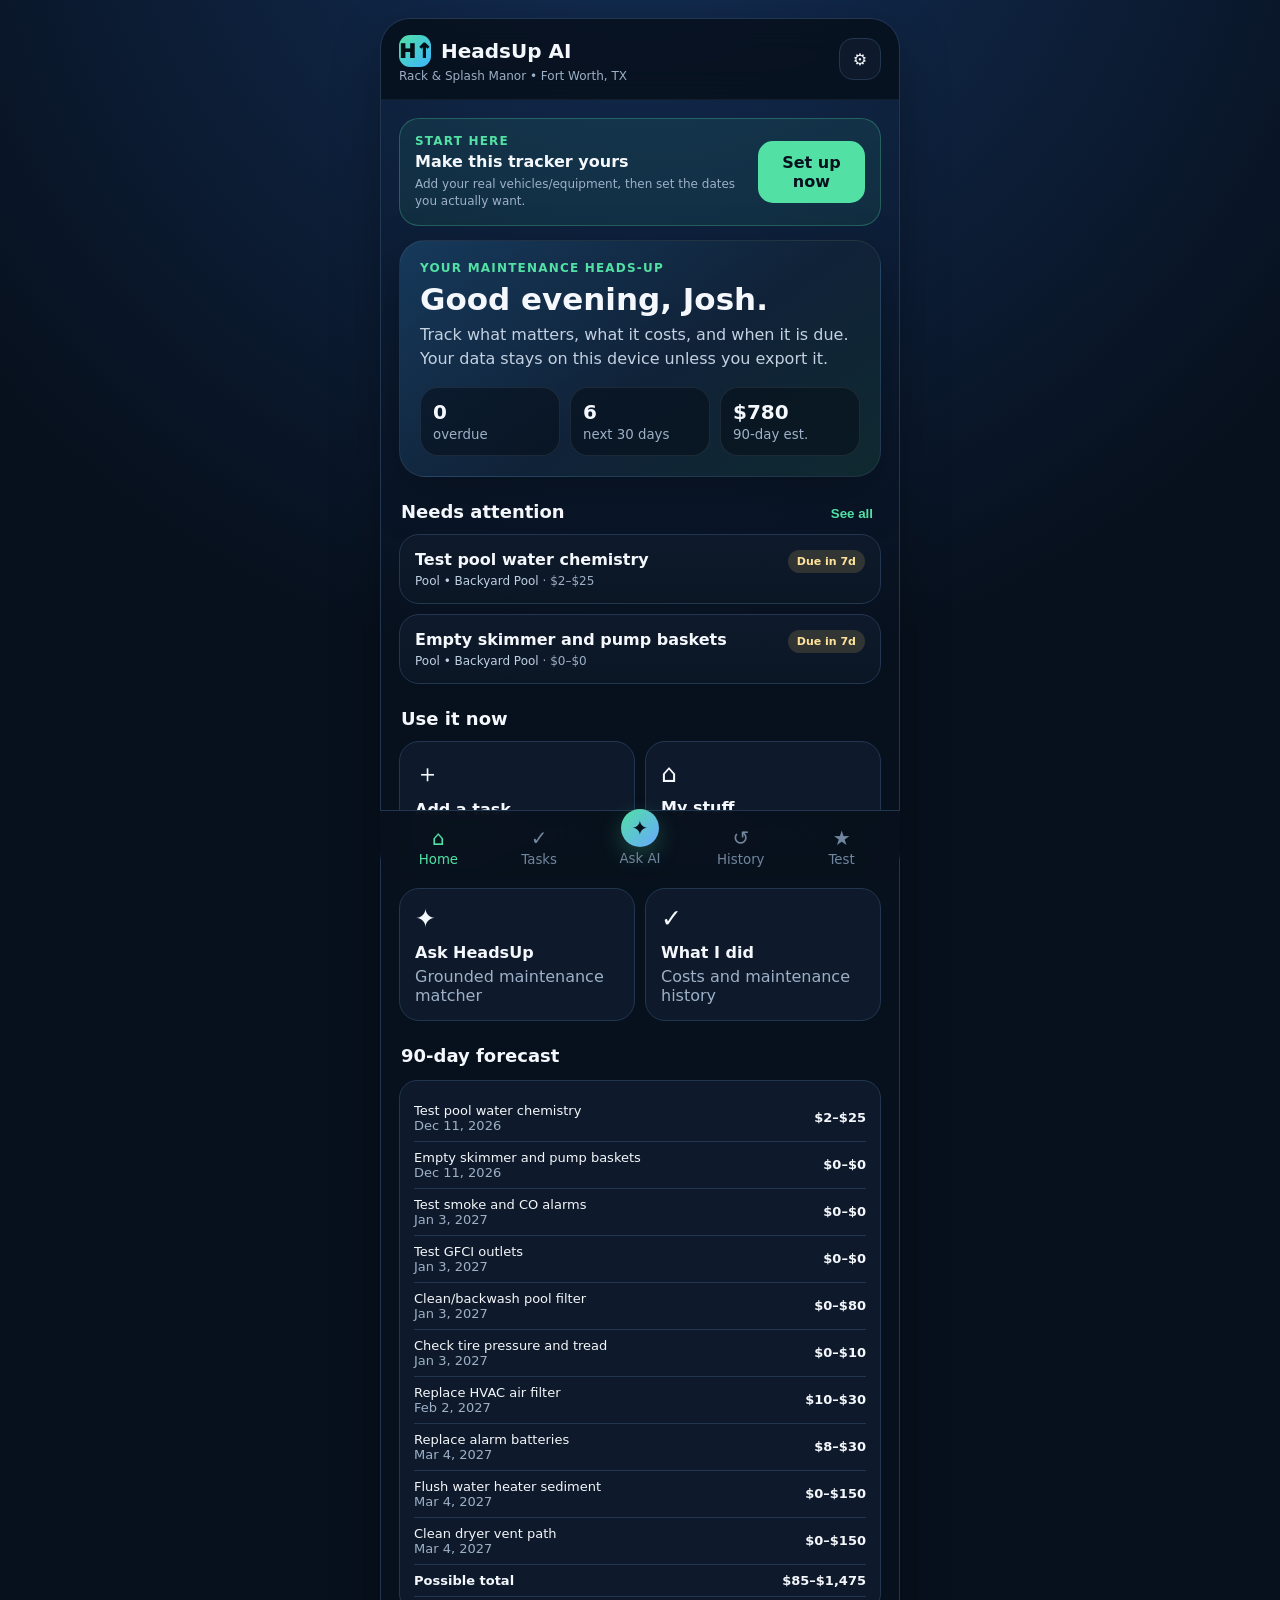
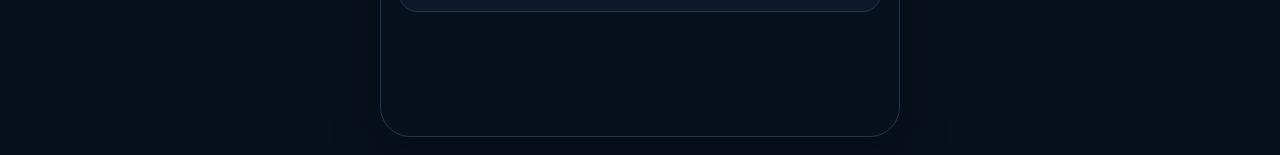
<file: index.html>
<!doctype html>
<html lang="en">
<head>
  <meta charset="utf-8" />
  <meta name="viewport" content="width=device-width,initial-scale=1,viewport-fit=cover" />
  <meta name="theme-color" content="#0b1220" />
  <meta name="description" content="HeadsUp AI helps families remember maintenance before small problems get expensive." />
  <title>HeadsUp AI</title>
  <link rel="manifest" href="manifest.webmanifest" />
  <link rel="icon" href="icon.svg" type="image/svg+xml" />
  <link rel="stylesheet" href="styles.css?v=2" />
</head>
<body>
  <div id="app" class="app-shell">
    <header class="topbar">
      <div>
        <div class="brand-line"><span class="brand-mark">H↑</span><span>HeadsUp AI</span></div>
        <div class="subtle" id="homeLabel">Rack & Splash Manor • Fort Worth</div>
      </div>
      <button class="icon-btn" id="settingsBtn" aria-label="Settings">⚙</button>
    </header>

    <main id="view" class="view" aria-live="polite"></main>

    <nav class="bottom-nav" aria-label="Main navigation">
      <button data-tab="home" class="nav-btn active"><span>⌂</span><small>Home</small></button>
      <button data-tab="tasks" class="nav-btn"><span>✓</span><small>Tasks</small></button>
      <button data-tab="ask" class="nav-btn ai-nav"><span>✦</span><small>Ask AI</small></button>
      <button data-tab="history" class="nav-btn"><span>↺</span><small>History</small></button>
      <button data-tab="test" class="nav-btn"><span>★</span><small>Test</small></button>
    </nav>
  </div>

  <dialog id="taskDialog" class="sheet"><div id="taskDialogContent"></div></dialog>
  <dialog id="settingsDialog" class="sheet"><div id="settingsContent"></div></dialog>
  <div id="toast" class="toast" role="status"></div>

  <script type="module" src="app.js?v=2"></script>
</body>
</html>
</file>
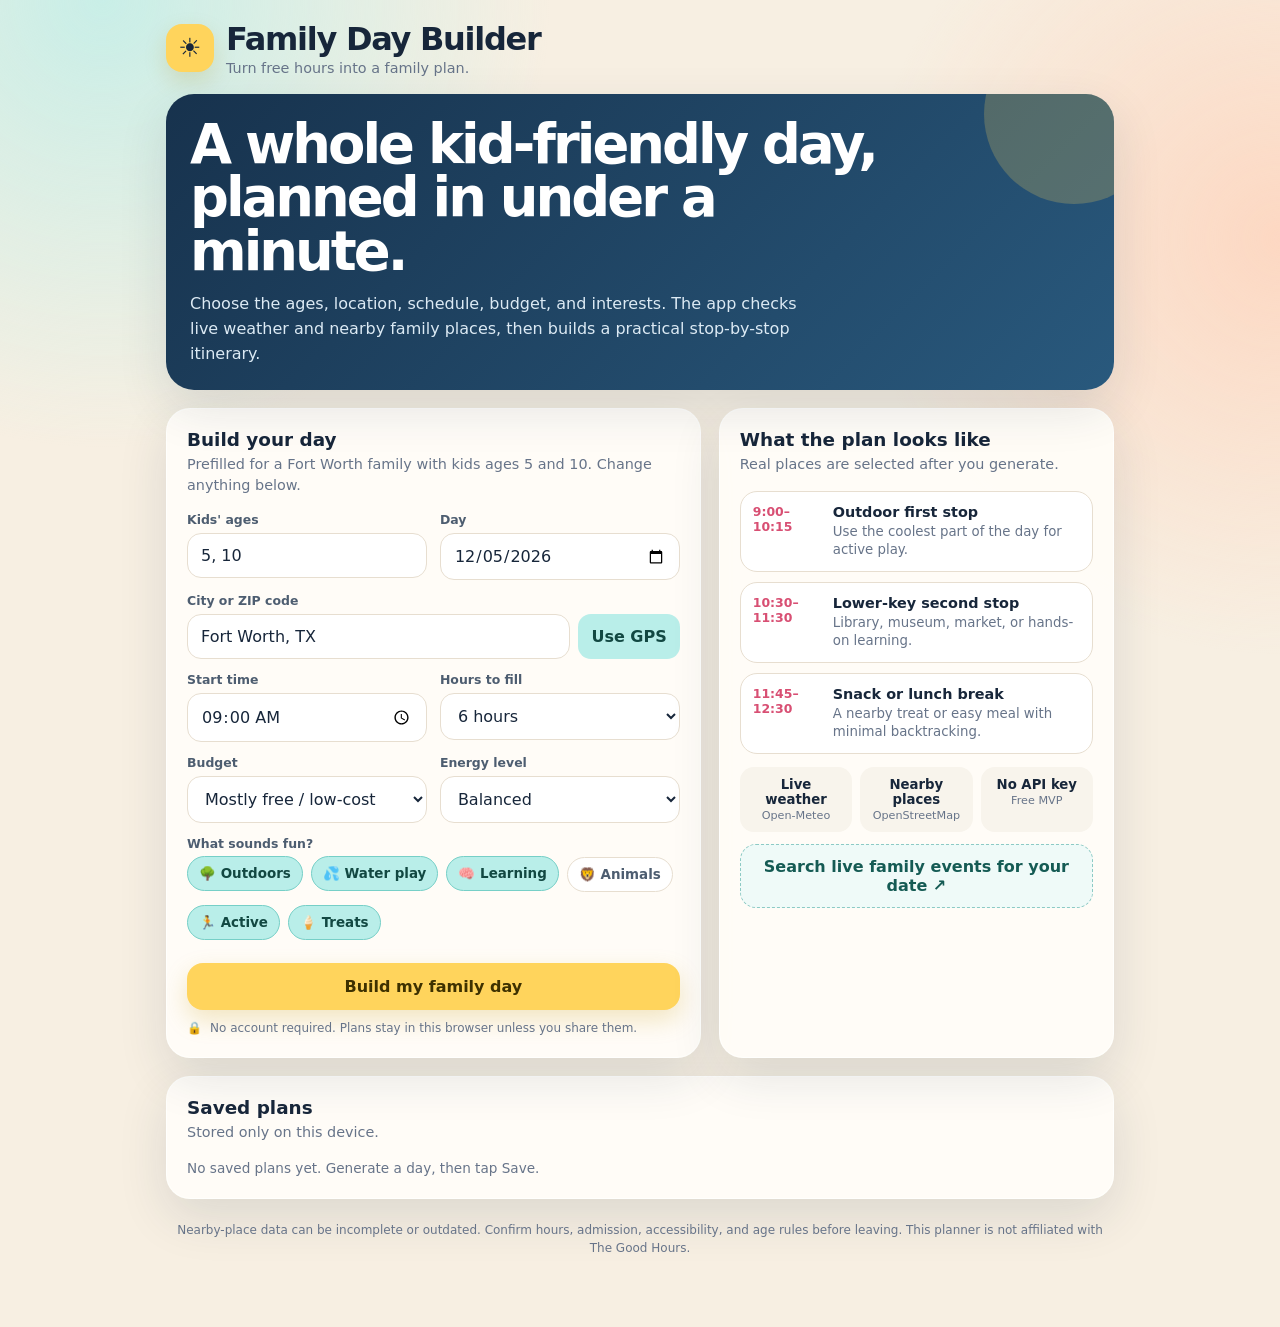
<file: family-day-planner/index.html>
<!doctype html>
<html lang="en">
<head>
  <meta charset="utf-8" />
  <meta name="viewport" content="width=device-width,initial-scale=1,viewport-fit=cover" />
  <meta name="theme-color" content="#17324d" />
  <meta name="description" content="Build a kid-friendly local itinerary from your location, free hours, budget, interests, and weather." />
  <title>Family Day Builder</title>
  <link rel="manifest" href="manifest.webmanifest" />
  <link rel="icon" href="icon.svg" type="image/svg+xml" />
  <style>
    :root{
      --ink:#17263a;--muted:#677489;--paper:#fffdf8;--cream:#f7efe2;--peach:#ffcfb6;
      --sun:#ffd45c;--aqua:#b9eee9;--blue:#17324d;--white:#fff;--line:#e7ded0;
      --good:#166f5b;--danger:#a83b3b;--shadow:0 18px 50px rgba(23,50,77,.12);
      font-family:Inter,ui-rounded,"Avenir Next",system-ui,-apple-system,BlinkMacSystemFont,"Segoe UI",sans-serif;
      color:var(--ink);background:var(--cream);font-synthesis:none;
    }
    *{box-sizing:border-box}
    body{margin:0;min-height:100vh;background:
      radial-gradient(circle at 8% 0%,rgba(185,238,233,.75),transparent 28rem),
      radial-gradient(circle at 100% 18%,rgba(255,207,182,.72),transparent 26rem),
      var(--cream)}
    button,input,select{font:inherit}
    button{cursor:pointer}
    a{color:inherit}
    .shell{width:min(980px,100%);margin:auto;padding:20px 16px 70px}
    .topbar{display:flex;justify-content:space-between;gap:16px;align-items:center;margin-bottom:18px}
    .brand{display:flex;align-items:center;gap:12px}
    .logo{display:grid;place-items:center;width:48px;height:48px;border-radius:16px;background:var(--sun);
      box-shadow:0 9px 22px rgba(172,128,0,.18);font-size:26px}
    .brand h1{font-size:clamp(1.35rem,4vw,2rem);margin:0;letter-spacing:-.04em}
    .brand p{margin:2px 0 0;color:var(--muted);font-size:.9rem}
    .pill{border:1px solid rgba(23,50,77,.13);background:rgba(255,255,255,.65);backdrop-filter:blur(10px);
      color:var(--ink);border-radius:999px;padding:9px 12px;font-weight:750}
    .hero{background:linear-gradient(135deg,var(--blue),#29597d);color:white;border-radius:28px;padding:24px;
      box-shadow:var(--shadow);position:relative;overflow:hidden}
    .hero:after{content:"";position:absolute;width:180px;height:180px;border-radius:50%;right:-50px;top:-70px;
      background:rgba(255,212,92,.22)}
    .hero h2{font-size:clamp(1.8rem,7vw,3.4rem);line-height:.98;max-width:700px;margin:0;letter-spacing:-.055em}
    .hero p{max-width:620px;color:#dceaf4;font-size:1rem;line-height:1.55;margin:14px 0 0}
    .grid{display:grid;grid-template-columns:minmax(0,1.15fr) minmax(280px,.85fr);gap:18px;margin-top:18px}
    .card{background:rgba(255,253,248,.94);border:1px solid rgba(255,255,255,.7);border-radius:24px;padding:20px;
      box-shadow:var(--shadow)}
    .card h3{margin:0 0 4px;font-size:1.15rem}
    .card-sub{margin:0 0 16px;color:var(--muted);font-size:.9rem;line-height:1.45}
    .form-grid{display:grid;grid-template-columns:1fr 1fr;gap:13px}
    label{display:block;font-size:.78rem;font-weight:800;color:#4d5d70;margin:0 0 6px}
    .field{min-width:0}
    .field.full{grid-column:1/-1}
    input,select{width:100%;border:1px solid var(--line);background:white;color:var(--ink);border-radius:14px;
      padding:12px 13px;outline:none;transition:.18s}
    input:focus,select:focus{border-color:#54a6a0;box-shadow:0 0 0 4px rgba(84,166,160,.14)}
    .input-action{display:grid;grid-template-columns:1fr auto;gap:8px}
    .mini-btn{border:0;border-radius:13px;padding:0 13px;background:var(--aqua);color:#124842;font-weight:850}
    .chips{display:flex;flex-wrap:wrap;gap:8px}
    .chip input{position:absolute;opacity:0;pointer-events:none}
    .chip span{display:block;border:1px solid var(--line);background:white;border-radius:999px;padding:9px 11px;
      font-size:.84rem;font-weight:750;transition:.16s}
    .chip input:checked+span{background:var(--aqua);border-color:#76cfc7;color:#124842;transform:translateY(-1px)}
    .primary{width:100%;border:0;border-radius:16px;padding:14px 16px;background:var(--sun);color:#3e3100;
      font-weight:900;font-size:1rem;box-shadow:0 10px 24px rgba(197,151,0,.22);margin-top:16px}
    .primary:disabled{opacity:.55;cursor:wait}
    .privacy{display:flex;gap:8px;color:var(--muted);font-size:.75rem;line-height:1.4;margin-top:10px}
    .sample{display:grid;gap:10px}
    .sample-row{display:flex;gap:12px;align-items:flex-start;border:1px solid var(--line);border-radius:17px;padding:12px;background:#fff}
    .time{font-size:.78rem;font-weight:900;color:#d84f73;min-width:68px}
    .sample-row strong{display:block;font-size:.9rem}
    .sample-row small{display:block;color:var(--muted);margin-top:3px;line-height:1.35}
    .trust{display:grid;grid-template-columns:repeat(3,1fr);gap:8px;margin-top:13px}
    .trust div{background:#f8f4ec;border-radius:14px;padding:10px;text-align:center}
    .trust strong{display:block;font-size:.83rem}
    .trust span{display:block;color:var(--muted);font-size:.7rem;margin-top:2px}
    .results{display:none;margin-top:18px}
    .results.show{display:block}
    .result-head{display:flex;align-items:flex-start;justify-content:space-between;gap:16px;margin-bottom:12px}
    .result-head h2{margin:0;font-size:1.55rem;letter-spacing:-.035em}
    .result-head p{margin:4px 0 0;color:var(--muted)}
    .actions{display:flex;gap:8px;flex-wrap:wrap;justify-content:flex-end}
    .secondary{border:1px solid var(--line);background:white;border-radius:999px;padding:9px 12px;font-weight:800}
    .weather{display:flex;align-items:center;justify-content:space-between;gap:12px;border-radius:20px;padding:14px 16px;
      background:linear-gradient(135deg,#fff7d7,#e2f8f5);border:1px solid white;margin-bottom:12px}
    .weather strong{display:block}
    .weather small{color:var(--muted)}
    .weather-icon{font-size:1.8rem}
    .timeline{display:grid;gap:12px}
    .stop{display:grid;grid-template-columns:78px 1fr;gap:14px;background:var(--paper);border-radius:22px;padding:16px;
      border:1px solid rgba(23,50,77,.08);box-shadow:0 10px 30px rgba(23,50,77,.08);position:relative}
    .stop:before{content:"";position:absolute;left:92px;top:16px;bottom:16px;width:2px;background:#eee1d2}
    .stop-time{font-size:.82rem;font-weight:900;color:#d84f73;padding-top:3px}
    .stop-body{padding-left:15px;min-width:0}
    .stop-top{display:flex;justify-content:space-between;gap:10px;align-items:flex-start}
    .stop h3{font-size:1.08rem;margin:0}
    .badge{white-space:nowrap;border-radius:999px;padding:6px 8px;background:#fff1c1;color:#765b00;font-size:.7rem;font-weight:900}
    .meta{color:var(--muted);font-size:.82rem;margin:5px 0 0;line-height:1.4}
    .why{font-size:.88rem;line-height:1.46;margin:11px 0;color:#334459}
    .stop-links{display:flex;gap:8px;flex-wrap:wrap}
    .link-btn{display:inline-flex;align-items:center;gap:5px;text-decoration:none;border-radius:999px;padding:8px 10px;
      background:#e8f7f5;color:#155b54;font-size:.77rem;font-weight:850}
    .check{display:inline-flex;align-items:center;gap:6px;font-size:.77rem;font-weight:800;color:var(--muted)}
    .check input{width:auto}
    .status{display:none;border-radius:18px;padding:14px 16px;margin-top:12px;background:#fff;border:1px solid var(--line);color:var(--muted)}
    .status.show{display:block}
    .spinner{display:inline-block;width:16px;height:16px;border:2px solid #c7d1d7;border-top-color:var(--blue);
      border-radius:50%;animation:spin .7s linear infinite;vertical-align:-3px;margin-right:8px}
    @keyframes spin{to{transform:rotate(360deg)}}
    .saved{margin-top:18px}
    .saved-list{display:grid;gap:8px}
    .saved-item{display:flex;justify-content:space-between;gap:12px;align-items:center;border:1px solid var(--line);
      border-radius:16px;padding:11px 12px;background:white}
    .saved-item strong{display:block;font-size:.87rem}
    .saved-item small{color:var(--muted)}
    .delete{border:0;background:#fae7e7;color:var(--danger);border-radius:10px;padding:7px 9px;font-weight:800}
    .empty{color:var(--muted);font-size:.85rem;line-height:1.45}
    .live-link{display:block;text-align:center;margin-top:12px;border:1px dashed #8dcac5;border-radius:16px;padding:12px;
      text-decoration:none;color:#155b54;font-weight:850;background:#effaf8}
    footer{color:var(--muted);font-size:.75rem;line-height:1.5;text-align:center;margin-top:22px}
    @media(max-width:760px){
      .grid{grid-template-columns:1fr}.sample-card{order:2}.form-grid{grid-template-columns:1fr}
      .field.full{grid-column:auto}.hero{padding:21px}.shell{padding-inline:12px}.topbar{align-items:flex-start}
      .pill{font-size:.75rem}.result-head{display:block}.actions{justify-content:flex-start;margin-top:10px}
    }
    @media(max-width:460px){
      .brand p{display:none}.logo{width:42px;height:42px;border-radius:14px}.card{padding:16px;border-radius:20px}
      .stop{grid-template-columns:64px 1fr;padding:14px}.stop:before{left:76px}.stop-body{padding-left:11px}
      .stop-top{display:block}.badge{display:inline-block;margin-top:7px}.trust{grid-template-columns:1fr}
    }
  </style>
</head>
<body>
  <div class="shell">
    <header class="topbar">
      <div class="brand">
        <div class="logo" aria-hidden="true">☀️</div>
        <div><h1>Family Day Builder</h1><p>Turn free hours into a family plan.</p></div>
      </div>
      <button class="pill" id="installBtn" hidden>Install app</button>
    </header>

    <section class="hero">
      <h2>A whole kid-friendly day, planned in under a minute.</h2>
      <p>Choose the ages, location, schedule, budget, and interests. The app checks live weather and nearby family places, then builds a practical stop-by-stop itinerary.</p>
    </section>

    <section class="grid">
      <div class="card">
        <h3>Build your day</h3>
        <p class="card-sub">Prefilled for a Fort Worth family with kids ages 5 and 10. Change anything below.</p>
        <form id="plannerForm">
          <div class="form-grid">
            <div class="field">
              <label for="ages">Kids' ages</label>
              <input id="ages" value="5, 10" inputmode="numeric" placeholder="Example: 5, 10" required />
            </div>
            <div class="field">
              <label for="date">Day</label>
              <input id="date" type="date" required />
            </div>
            <div class="field full">
              <label for="location">City or ZIP code</label>
              <div class="input-action">
                <input id="location" value="Fort Worth, TX" placeholder="Fort Worth, TX" required />
                <button class="mini-btn" type="button" id="locateBtn">Use GPS</button>
              </div>
            </div>
            <div class="field">
              <label for="startTime">Start time</label>
              <input id="startTime" type="time" value="09:00" required />
            </div>
            <div class="field">
              <label for="hours">Hours to fill</label>
              <select id="hours">
                <option value="2">2 hours</option><option value="3">3 hours</option>
                <option value="4">4 hours</option><option value="5">5 hours</option>
                <option value="6" selected>6 hours</option><option value="7">7 hours</option>
                <option value="8">8 hours</option><option value="9">9 hours</option><option value="10">10 hours</option>
              </select>
            </div>
            <div class="field">
              <label for="budget">Budget</label>
              <select id="budget">
                <option value="free">Free only</option>
                <option value="low" selected>Mostly free / low-cost</option>
                <option value="flexible">Flexible</option>
              </select>
            </div>
            <div class="field">
              <label for="energy">Energy level</label>
              <select id="energy">
                <option value="easy">Keep it easy</option>
                <option value="balanced" selected>Balanced</option>
                <option value="active">Wear them out</option>
              </select>
            </div>
            <div class="field full">
              <label>What sounds fun?</label>
              <div class="chips">
                <label class="chip"><input type="checkbox" name="interest" value="outdoors" checked><span>🌳 Outdoors</span></label>
                <label class="chip"><input type="checkbox" name="interest" value="water" checked><span>💦 Water play</span></label>
                <label class="chip"><input type="checkbox" name="interest" value="learning" checked><span>🧠 Learning</span></label>
                <label class="chip"><input type="checkbox" name="interest" value="animals"><span>🦁 Animals</span></label>
                <label class="chip"><input type="checkbox" name="interest" value="active" checked><span>🏃 Active</span></label>
                <label class="chip"><input type="checkbox" name="interest" value="treats" checked><span>🍦 Treats</span></label>
              </div>
            </div>
          </div>
          <button class="primary" id="generateBtn" type="submit">Build my family day</button>
          <div class="privacy"><span>🔒</span><span>No account required. Plans stay in this browser unless you share them.</span></div>
        </form>
        <div class="status" id="status" role="status"></div>
      </div>

      <aside class="card sample-card">
        <h3>What the plan looks like</h3>
        <p class="card-sub">Real places are selected after you generate.</p>
        <div class="sample">
          <div class="sample-row"><div class="time">9:00–10:15</div><div><strong>Outdoor first stop</strong><small>Use the coolest part of the day for active play.</small></div></div>
          <div class="sample-row"><div class="time">10:30–11:30</div><div><strong>Lower-key second stop</strong><small>Library, museum, market, or hands-on learning.</small></div></div>
          <div class="sample-row"><div class="time">11:45–12:30</div><div><strong>Snack or lunch break</strong><small>A nearby treat or easy meal with minimal backtracking.</small></div></div>
        </div>
        <div class="trust">
          <div><strong>Live weather</strong><span>Open-Meteo</span></div>
          <div><strong>Nearby places</strong><span>OpenStreetMap</span></div>
          <div><strong>No API key</strong><span>Free MVP</span></div>
        </div>
        <a class="live-link" id="eventsLink" href="#" target="_blank" rel="noopener">Search live family events for your date ↗</a>
      </aside>
    </section>

    <section class="results" id="results">
      <div class="result-head">
        <div><h2 id="planTitle">Your family day</h2><p id="planSubtitle"></p></div>
        <div class="actions">
          <button class="secondary" id="saveBtn">Save</button>
          <button class="secondary" id="shareBtn">Share</button>
          <button class="secondary" id="copyBtn">Copy</button>
        </div>
      </div>
      <div class="weather" id="weather"></div>
      <div class="timeline" id="timeline"></div>
    </section>

    <section class="card saved">
      <h3>Saved plans</h3>
      <p class="card-sub">Stored only on this device.</p>
      <div class="saved-list" id="savedList"></div>
    </section>

    <footer>
      Nearby-place data can be incomplete or outdated. Confirm hours, admission, accessibility, and age rules before leaving. This planner is not affiliated with The Good Hours.
    </footer>
  </div>

  <script>
    const $ = (id) => document.getElementById(id);
    const form = $("plannerForm");
    const results = $("results");
    const timeline = $("timeline");
    const statusBox = $("status");
    const generateBtn = $("generateBtn");
    let currentPlan = null;
    let deferredPrompt = null;
    let gpsCoords = null;

    const fallbackPlaces = [
      {name:"Nearby playground or neighborhood park",category:"playground",cost:"Free",indoor:false,duration:75,interests:["outdoors","active"],generic:true},
      {name:"Local public library children's area",category:"library",cost:"Free",indoor:true,duration:60,interests:["learning"],generic:true},
      {name:"Splash pad or public pool",category:"water",cost:"Free / low-cost",indoor:false,duration:80,interests:["water","active"],generic:true},
      {name:"Family museum or discovery center",category:"museum",cost:"Paid",indoor:true,duration:90,interests:["learning"],generic:true},
      {name:"Ice cream or snack stop",category:"treat",cost:"Spending optional",indoor:true,duration:35,interests:["treats"],generic:true}
    ];

    function nextSaturday(){
      const d = new Date();
      const add = (6 - d.getDay() + 7) % 7 || 7;
      d.setDate(d.getDate() + add);
      return d.toISOString().slice(0,10);
    }
    $("date").value = nextSaturday();

    function setStatus(message, loading=false){
      statusBox.classList.toggle("show", !!message);
      statusBox.innerHTML = message ? (loading ? '<span class="spinner"></span>' : '') + message : "";
    }

    function parseAges(value){
      const ages = value.split(/[^0-9]+/).map(Number).filter(n => Number.isFinite(n) && n >= 0 && n <= 18);
      return ages.length ? ages : [5,10];
    }

    function checkedInterests(){
      return [...document.querySelectorAll('input[name="interest"]:checked')].map(x => x.value);
    }

    function eventSearchUrl(location, date){
      const q = `family events kids ${location} ${date}`;
      return `https://www.google.com/search?q=${encodeURIComponent(q)}`;
    }

    function updateEventsLink(){
      $("eventsLink").href = eventSearchUrl($("location").value.trim() || "near me", $("date").value);
    }
    ["location","date"].forEach(id => $(id).addEventListener("input", updateEventsLink));
    updateEventsLink();

    $("locateBtn").addEventListener("click", () => {
      if (!navigator.geolocation) return setStatus("This browser does not support GPS location.");
      setStatus("Getting your location…", true);
      navigator.geolocation.getCurrentPosition(
        pos => {
          gpsCoords = {lat:pos.coords.latitude, lon:pos.coords.longitude, label:"Current location"};
          $("location").value = "Current location";
          updateEventsLink();
          setStatus("GPS location ready.");
        },
        () => setStatus("Location permission was not available. Enter a city or ZIP code instead."),
        {enableHighAccuracy:true,timeout:10000,maximumAge:300000}
      );
    });

    async function geocode(query){
      if (gpsCoords && query.toLowerCase().includes("current")) return gpsCoords;
      const url = `https://geocoding-api.open-meteo.com/v1/search?name=${encodeURIComponent(query)}&count=5&language=en&format=json`;
      const res = await fetch(url);
      if (!res.ok) throw new Error("Location search failed");
      const data = await res.json();
      const best = data.results?.[0];
      if (!best) throw new Error("Location not found");
      return {lat:best.latitude,lon:best.longitude,label:[best.name,best.admin1,best.country_code].filter(Boolean).join(", ")};
    }

    function weatherEmoji(code){
      if (code === 0) return "☀️";
      if ([1,2].includes(code)) return "🌤️";
      if (code === 3) return "☁️";
      if ([45,48].includes(code)) return "🌫️";
      if ([51,53,55,56,57,61,63,65,66,67,80,81,82].includes(code)) return "🌧️";
      if ([71,73,75,77,85,86].includes(code)) return "❄️";
      if ([95,96,99].includes(code)) return "⛈️";
      return "🌤️";
    }

    async function getWeather(coords, date){
      const daysAway = Math.round((new Date(date+"T12:00:00") - new Date()) / 86400000);
      if (daysAway < 0 || daysAway > 16) return null;
      const url = new URL("https://api.open-meteo.com/v1/forecast");
      url.search = new URLSearchParams({
        latitude:coords.lat,longitude:coords.lon,
        daily:"weather_code,temperature_2m_max,temperature_2m_min,precipitation_probability_max",
        temperature_unit:"fahrenheit",timezone:"auto",start_date:date,end_date:date
      });
      const res = await fetch(url);
      if (!res.ok) return null;
      const d = (await res.json()).daily;
      if (!d?.time?.length) return null;
      return {code:d.weather_code[0],high:Math.round(d.temperature_2m_max[0]),low:Math.round(d.temperature_2m_min[0]),rain:Math.round(d.precipitation_probability_max[0] || 0)};
    }

    function haversine(a,b){
      const R=3958.8, rad=x=>x*Math.PI/180;
      const dLat=rad(b.lat-a.lat), dLon=rad(b.lon-a.lon);
      const s=Math.sin(dLat/2)**2+Math.cos(rad(a.lat))*Math.cos(rad(b.lat))*Math.sin(dLon/2)**2;
      return 2*R*Math.asin(Math.sqrt(s));
    }

    function classify(tags={}){
      const leisure=tags.leisure, amenity=tags.amenity, tourism=tags.tourism, shop=tags.shop, sport=tags.sport;
      if (leisure==="playground") return {category:"playground",cost:"Free",indoor:false,duration:75,interests:["outdoors","active"]};
      if (leisure==="park" || tags.natural==="beach") return {category:"park",cost:"Free",indoor:false,duration:75,interests:["outdoors","active"]};
      if (["water_park","swimming_pool"].includes(leisure)) return {category:"water",cost:leisure==="water_park"?"Paid":"Free / low-cost",indoor:false,duration:90,interests:["water","active"]};
      if (amenity==="library") return {category:"library",cost:"Free",indoor:true,duration:60,interests:["learning"]};
      if (tourism==="museum" || amenity==="arts_centre") return {category:"museum",cost:"Free / paid",indoor:true,duration:90,interests:["learning"]};
      if (["zoo","aquarium"].includes(tourism)) return {category:"animals",cost:"Paid",indoor:tourism==="aquarium",duration:120,interests:["animals","learning"]};
      if (["theme_park","attraction"].includes(tourism)) return {category:"attraction",cost:"Paid",indoor:false,duration:120,interests:["active"]};
      if (amenity==="cinema") return {category:"cinema",cost:"Paid",indoor:true,duration:120,interests:["learning"]};
      if (sport==="bowling" || (leisure==="sports_centre" && /bowl/i.test(tags.name||""))) return {category:"active-indoor",cost:"Paid",indoor:true,duration:90,interests:["active"]};
      if (["ice_cream","cafe","fast_food"].includes(amenity) || ["ice_cream","books","toys"].includes(shop)) {
        return {category:"treat",cost:"Spending optional",indoor:true,duration:40,interests:["treats"]};
      }
      return {category:"other",cost:"Varies",indoor:false,duration:60,interests:["outdoors"]};
    }

    function addressFrom(tags={}){
      const line = [tags["addr:housenumber"],tags["addr:street"]].filter(Boolean).join(" ");
      return [line,tags["addr:city"]].filter(Boolean).join(", ");
    }

    async function getPlaces(coords){
      const radius=14000;
      const query=`[out:json][timeout:24];
      (
        nwr(around:${radius},${coords.lat},${coords.lon})["leisure"~"playground|park|water_park|sports_centre|swimming_pool"];
        nwr(around:${radius},${coords.lat},${coords.lon})["amenity"~"library|community_centre|cinema|arts_centre|ice_cream|cafe|fast_food"];
        nwr(around:${radius},${coords.lat},${coords.lon})["tourism"~"museum|zoo|aquarium|theme_park|attraction"];
        nwr(around:${radius},${coords.lat},${coords.lon})["shop"~"books|toys|ice_cream"];
      );
      out center tags 180;`;
      const endpoints=["https://overpass-api.de/api/interpreter","https://overpass.kumi.systems/api/interpreter"];
      let lastError;
      for (const endpoint of endpoints){
        try{
          const res=await fetch(endpoint,{method:"POST",headers:{"Content-Type":"application/x-www-form-urlencoded;charset=UTF-8"},body:"data="+encodeURIComponent(query)});
          if(!res.ok) throw new Error("Nearby place search failed");
          const data=await res.json();
          const seen=new Set();
          return (data.elements||[]).map(el=>{
            const tags=el.tags||{}, lat=el.lat??el.center?.lat, lon=el.lon??el.center?.lon;
            const name=tags.name;
            if(!name || !lat || !lon) return null;
            const key=(name+"|"+lat.toFixed(3)+"|"+lon.toFixed(3)).toLowerCase();
            if(seen.has(key)) return null; seen.add(key);
            const c=classify(tags);
            return {...c,name,lat,lon,distance:haversine(coords,{lat,lon}),address:addressFrom(tags),
              website:tags.website||tags["contact:website"]||"",opening:tags.opening_hours||"",tags};
          }).filter(Boolean).sort((a,b)=>a.distance-b.distance).slice(0,150);
        }catch(e){lastError=e}
      }
      throw lastError || new Error("Nearby place search failed");
    }

    function isHot(weather){ return weather && weather.high >= 88; }
    function isWet(weather){ return weather && (weather.rain >= 45 || [61,63,65,80,81,82,95,96,99].includes(weather.code)); }

    function scorePlace(place, prefs, weather){
      let score=80-Math.min(place.distance||0,20)*2.4;
      const matched=place.interests.filter(i=>prefs.interests.includes(i)).length;
      score += matched*25;
      if(prefs.budget==="free"){
        if(place.cost==="Free") score+=34; else if(/paid/i.test(place.cost)) score-=90; else score-=18;
      }else if(prefs.budget==="low"){
        if(place.cost==="Free") score+=20; else if(place.cost==="Paid") score-=18;
      }
      if(prefs.energy==="easy"){
        if(["library","museum","treat","cinema"].includes(place.category)) score+=22;
        if(["water","attraction","animals"].includes(place.category)) score-=9;
      }
      if(prefs.energy==="active" && ["playground","park","water","active-indoor","attraction"].includes(place.category)) score+=24;
      if(isWet(weather)){ score += place.indoor ? 38 : -55; }
      if(isHot(weather)){
        if(place.category==="water" || place.indoor) score+=32;
        if(["park","playground"].includes(place.category)) score-=10;
      }
      if(place.category==="other") score-=22;
      return score;
    }

    function ageReason(ages, place){
      const youngest=Math.min(...ages), oldest=Math.max(...ages);
      if(place.category==="playground") return youngest<=7 ? "Good fit for the younger child, with room for the older one to move." : "A straightforward active stop for the whole group.";
      if(place.category==="library") return "A calm reset with options across different reading and attention levels.";
      if(place.category==="water") return "High-energy play that works well for mixed ages; confirm swim and supervision rules.";
      if(place.category==="museum") return "A hands-on or curiosity-driven stop that gives both ages something to explore.";
      if(place.category==="animals") return "Animals usually hold attention across a wide age range.";
      if(place.category==="treat") return "A short reward break that keeps the day moving without overplanning.";
      if(oldest-youngest>=4) return "Selected as a mixed-age option with enough flexibility for both kids.";
      return "Selected for the kids' ages, your interests, and the pace you requested.";
    }

    function weatherReason(place, weather){
      if(!weather) return "";
      if(isWet(weather)) return place.indoor ? " Indoor choice because rain is possible." : " Keep a nearby indoor backup because rain is possible.";
      if(isHot(weather)){
        if(place.category==="water") return " Water play fits the hot forecast.";
        if(place.indoor) return " Air-conditioned break from the heat.";
        return " Go early, bring water, and use shade.";
      }
      return place.indoor ? " Useful as a low-stimulation reset." : " The forecast supports an outdoor stop.";
    }

    function choosePlaces(places,prefs,weather){
      const scored=places.map(p=>({...p,score:scorePlace(p,prefs,weather)})).sort((a,b)=>b.score-a.score);
      const target=prefs.hours>=7?4:prefs.hours>=4?3:2;
      const chosen=[], usedCategories=new Set();
      const activityPool=scored.filter(p=>p.category!=="treat");
      for(const p of activityPool){
        const broad = ["playground","park"].includes(p.category) ? "outdoor" : p.category;
        if(usedCategories.has(broad) && chosen.length<target-1) continue;
        chosen.push(p); usedCategories.add(broad);
        if(chosen.length>=target) break;
      }
      if(prefs.interests.includes("treats") && prefs.hours>=4){
        const treat=scored.find(p=>p.category==="treat");
        if(treat) chosen.splice(Math.min(2,chosen.length),0,treat);
      }
      return chosen.slice(0,prefs.hours>=7?5:4);
    }

    function fallbackSelection(prefs,weather){
      return fallbackPlaces
        .filter(p=>prefs.budget!=="free" || !/Paid/.test(p.cost))
        .map((p,i)=>({...p,score:scorePlace({...p,distance:2+i},prefs,weather),distance:null}))
        .sort((a,b)=>b.score-a.score)
        .slice(0,prefs.hours>=7?4:3);
    }

    function minutesToTime(total){
      total=(total+1440)%1440;
      const h=Math.floor(total/60), m=total%60, suffix=h>=12?"PM":"AM";
      return `${h%12||12}:${String(m).padStart(2,"0")} ${suffix}`;
    }

    function buildSchedule(chosen,prefs,weather){
      const [h,m]=prefs.startTime.split(":").map(Number);
      let cursor=h*60+m;
      const end=cursor+prefs.hours*60;
      const schedule=[];
      for(let i=0;i<chosen.length;i++){
        const p=chosen[i];
        let duration=p.duration||60;
        if(cursor+duration>end) duration=Math.max(35,end-cursor);
        if(duration<30) break;
        const start=cursor, finish=cursor+duration;
        schedule.push({...p,start,finish,why:ageReason(prefs.ages,p)+weatherReason(p,weather)});
        cursor=finish+15;
        if(cursor>=end-20) break;
      }
      return schedule;
    }

    function mapUrl(p,location){
      const q=p.lat&&p.lon?`${p.lat},${p.lon}`:`${p.name}, ${location}`;
      return `https://www.google.com/maps/search/?api=1&query=${encodeURIComponent(q)}`;
    }

    function ticketUrl(p,location){
      if(p.website) return p.website;
      return `https://www.google.com/search?q=${encodeURIComponent(`${p.name} ${location} tickets hours`)}`;
    }

    function escapeHtml(value=""){
      return String(value).replace(/[&<>"']/g,ch=>({"&":"&amp;","<":"&lt;",">":"&gt;",'"':"&quot;","'":"&#039;"}[ch]));
    }

    function renderPlan(plan){
      currentPlan=plan;
      $("planTitle").textContent=`${plan.locationLabel} family day`;
      $("planSubtitle").textContent=`${new Date(plan.date+"T12:00:00").toLocaleDateString(undefined,{weekday:"long",month:"long",day:"numeric"})} • ${plan.hours} hours • ages ${plan.ages.join(" & ")}`;
      if(plan.weather){
        $("weather").innerHTML=`<div><strong>${weatherEmoji(plan.weather.code)} ${plan.weather.high}° / ${plan.weather.low}°</strong><small>${plan.weather.rain}% chance of precipitation • live forecast</small></div><div class="weather-icon">${weatherEmoji(plan.weather.code)}</div>`;
      }else{
        $("weather").innerHTML=`<div><strong>Forecast unavailable for this date</strong><small>The plan still uses your indoor/outdoor preferences.</small></div><div class="weather-icon">📅</div>`;
      }
      timeline.innerHTML=plan.schedule.map((p,i)=>{
        const meta=[
          p.cost,
          p.distance!=null?`${p.distance.toFixed(1)} mi from starting area`:"",
          p.address||"",
          p.opening?`Hours listed: ${p.opening}`:""
        ].filter(Boolean).join(" • ");
        return `<article class="stop">
          <div class="stop-time">${minutesToTime(p.start)}<br>– ${minutesToTime(p.finish)}</div>
          <div class="stop-body">
            <div class="stop-top"><h3>${escapeHtml(p.name)}</h3><span class="badge">${escapeHtml(p.cost)}</span></div>
            <p class="meta">${escapeHtml(meta || "Confirm details before leaving")}</p>
            <p class="why">${escapeHtml(p.why)}</p>
            <div class="stop-links">
              <a class="link-btn" href="${mapUrl(p,plan.locationLabel)}" target="_blank" rel="noopener">📍 Map</a>
              <a class="link-btn" href="${ticketUrl(p,plan.locationLabel)}" target="_blank" rel="noopener">${p.website?"🌐 Website":"🎟️ Hours / tickets"}</a>
              <label class="check"><input type="checkbox" data-stop="${i}"> Done</label>
            </div>
          </div>
        </article>`;
      }).join("");
      results.classList.add("show");
      results.scrollIntoView({behavior:"smooth",block:"start"});
    }

    function planText(plan){
      const heading=`Family Day Builder — ${plan.locationLabel}\n${plan.date} • Ages ${plan.ages.join(", ")} • ${plan.hours} hours`;
      const stops=plan.schedule.map(p=>`\n${minutesToTime(p.start)}–${minutesToTime(p.finish)}: ${p.name}\n${p.cost}${p.address?` • ${p.address}`:""}\n${p.why}`).join("\n");
      return heading+stops+"\n\nConfirm hours, admission, and rules before leaving.";
    }

    form.addEventListener("submit", async e=>{
      e.preventDefault();
      generateBtn.disabled=true;
      results.classList.remove("show");
      setStatus("Finding your location and checking the forecast…",true);
      const prefs={
        ages:parseAges($("ages").value),
        date:$("date").value,
        location:$("location").value.trim(),
        startTime:$("startTime").value,
        hours:Number($("hours").value),
        budget:$("budget").value,
        energy:$("energy").value,
        interests:checkedInterests()
      };
      if(!prefs.interests.length) prefs.interests=["outdoors","learning"];
      try{
        const coords=await geocode(prefs.location);
        setStatus("Looking for nearby kid-friendly places…",true);
        const weatherPromise=getWeather(coords,prefs.date);
        let places=[], source="live";
        try{ places=await getPlaces(coords); }
        catch(err){ source="fallback"; }
        const weather=await weatherPromise;
        const chosen=places.length?choosePlaces(places,prefs,weather):fallbackSelection(prefs,weather);
        const schedule=buildSchedule(chosen,prefs,weather);
        if(!schedule.length) throw new Error("Not enough activities matched");
        const plan={...prefs,locationLabel:coords.label,coords,weather,schedule,source,createdAt:Date.now()};
        renderPlan(plan);
        setStatus(source==="live" ? `Plan built from ${places.length} nearby place records.` : "Live place search was busy, so this plan uses practical backup categories. Map and search links will help you choose the exact venue.");
      }catch(err){
        console.error(err);
        setStatus(`I couldn't build the plan yet: ${err.message}. Try a nearby city name instead of a ZIP code.`);
      }finally{
        generateBtn.disabled=false;
      }
    });

    $("copyBtn").addEventListener("click",async()=>{
      if(!currentPlan)return;
      await navigator.clipboard.writeText(planText(currentPlan));
      setStatus("Plan copied to your clipboard.");
    });

    $("shareBtn").addEventListener("click",async()=>{
      if(!currentPlan)return;
      const data={title:"Our family day",text:planText(currentPlan)};
      if(navigator.share){ try{await navigator.share(data)}catch{} }
      else{ await navigator.clipboard.writeText(data.text); setStatus("Sharing is not available here, so the plan was copied."); }
    });

    function getSaved(){
      try{return JSON.parse(localStorage.getItem("familyDayPlans")||"[]")}catch{return []}
    }
    function setSaved(plans){localStorage.setItem("familyDayPlans",JSON.stringify(plans.slice(0,8)));renderSaved()}
    $("saveBtn").addEventListener("click",()=>{
      if(!currentPlan)return;
      const plans=getSaved().filter(p=>p.createdAt!==currentPlan.createdAt);
      plans.unshift(currentPlan);setSaved(plans);setStatus("Plan saved on this device.");
    });
    function renderSaved(){
      const plans=getSaved(), box=$("savedList");
      if(!plans.length){box.innerHTML='<div class="empty">No saved plans yet. Generate a day, then tap Save.</div>';return}
      box.innerHTML=plans.map((p,i)=>`<div class="saved-item"><button class="secondary load-plan" data-index="${i}" style="text-align:left;flex:1"><strong>${escapeHtml(p.locationLabel)}</strong><small>${escapeHtml(p.date)} • ${p.hours} hours • ${p.schedule.length} stops</small></button><button class="delete" data-delete="${i}">Delete</button></div>`).join("");
      box.querySelectorAll(".load-plan").forEach(btn=>btn.addEventListener("click",()=>renderPlan(getSaved()[Number(btn.dataset.index)])));
      box.querySelectorAll(".delete").forEach(btn=>btn.addEventListener("click",()=>{const p=getSaved();p.splice(Number(btn.dataset.delete),1);setSaved(p)}));
    }
    renderSaved();

    window.addEventListener("beforeinstallprompt",e=>{e.preventDefault();deferredPrompt=e;$("installBtn").hidden=false});
    $("installBtn").addEventListener("click",async()=>{if(!deferredPrompt)return;deferredPrompt.prompt();await deferredPrompt.userChoice;deferredPrompt=null;$("installBtn").hidden=true});
    if("serviceWorker" in navigator) window.addEventListener("load",()=>navigator.serviceWorker.register("./sw.js").catch(()=>{}));
  </script>
</body>
</html>
</file>
<file: styles.css>
:root{color-scheme:dark;--bg:#07101d;--panel:#0e1a2b;--panel2:#13233a;--line:#223650;--text:#f4f7fb;--muted:#9db0c7;--green:#52e0a4;--yellow:#ffd36a;--red:#ff707a;--blue:#68a8ff;--purple:#a888ff;--shadow:0 18px 50px rgba(0,0,0,.28);font-family:Inter,ui-sans-serif,system-ui,-apple-system,BlinkMacSystemFont,"Segoe UI",sans-serif}
*{box-sizing:border-box}body{margin:0;background:radial-gradient(circle at 50% -10%,#143059 0,#07101d 42%);color:var(--text);min-height:100vh}.app-shell{width:min(100%,520px);margin:0 auto;min-height:100vh;padding-bottom:92px}.topbar{position:sticky;top:0;z-index:20;display:flex;align-items:center;justify-content:space-between;padding:16px 18px;background:rgba(7,16,29,.88);backdrop-filter:blur(16px);border-bottom:1px solid rgba(255,255,255,.05)}.brand-line{display:flex;gap:10px;align-items:center;font-weight:900;font-size:20px}.brand-mark{display:grid;place-items:center;width:32px;height:32px;border-radius:11px;background:linear-gradient(135deg,var(--green),#3bb6ff);color:#041018;font-weight:1000}.subtle,.muted{color:var(--muted)}.subtle{font-size:12px;margin-top:2px}.icon-btn,.ghost-btn,.primary-btn,.danger-btn,.chip,.task-card,.quick-card,.nav-btn{font:inherit}.icon-btn{border:1px solid var(--line);background:var(--panel);color:var(--text);width:42px;height:42px;border-radius:14px}.view{padding:18px}.hero{padding:20px;border-radius:26px;background:linear-gradient(145deg,#16395b,#102238 55%,#0f2930);box-shadow:var(--shadow);border:1px solid rgba(255,255,255,.07)}.eyebrow{color:var(--green);font-weight:800;font-size:12px;text-transform:uppercase;letter-spacing:.1em}.hero h1{font-size:31px;line-height:1.04;margin:8px 0}.hero p{margin:0;color:#c3d1e1;line-height:1.5}.metrics{display:grid;grid-template-columns:repeat(3,1fr);gap:10px;margin-top:16px}.metric{background:rgba(5,12,22,.52);border:1px solid rgba(255,255,255,.08);border-radius:18px;padding:12px}.metric strong{display:block;font-size:20px}.metric small{color:var(--muted)}.section-title{display:flex;align-items:end;justify-content:space-between;gap:12px;margin:24px 2px 12px}.section-title h2{font-size:18px;margin:0}.section-title button{border:0;background:none;color:var(--green);font-weight:800}.task-list{display:grid;gap:10px}.task-card{display:block;width:100%;text-align:left;color:var(--text);border:1px solid var(--line);background:linear-gradient(180deg,var(--panel),#0b1625);border-radius:20px;padding:15px}.task-row{display:flex;align-items:flex-start;justify-content:space-between;gap:12px}.task-title{font-weight:850}.task-meta{font-size:12px;color:var(--muted);margin-top:5px}.badge{display:inline-flex;align-items:center;white-space:nowrap;border-radius:999px;padding:5px 9px;font-size:11px;font-weight:900}.due-overdue{background:rgba(255,112,122,.15);color:#ff949b}.due-soon{background:rgba(255,211,106,.15);color:#ffe39c}.due-good{background:rgba(82,224,164,.13);color:#86efc3}.area-pill{color:#bed0e3}.quick-grid{display:grid;grid-template-columns:1fr 1fr;gap:10px}.quick-card{min-height:122px;text-align:left;border:1px solid var(--line);border-radius:20px;background:var(--panel);color:var(--text);padding:15px}.quick-card .emoji{font-size:25px}.quick-card strong{display:block;margin:10px 0 5px}.bottom-nav{position:fixed;z-index:30;bottom:0;left:50%;transform:translateX(-50%);width:min(100%,520px);display:grid;grid-template-columns:repeat(5,1fr);padding:8px 8px calc(8px + env(safe-area-inset-bottom));background:rgba(8,17,29,.96);border-top:1px solid var(--line);backdrop-filter:blur(16px)}.nav-btn{border:0;background:transparent;color:#71869e;display:grid;gap:2px;place-items:center;padding:7px 2px}.nav-btn span{font-size:20px}.nav-btn.active{color:var(--green)}.ai-nav span{width:38px;height:38px;display:grid;place-items:center;border-radius:50%;background:linear-gradient(135deg,var(--green),var(--blue));color:#07101d;margin-top:-18px;box-shadow:0 8px 22px rgba(82,224,164,.25)}.field{display:grid;gap:7px;margin:12px 0}.field label{font-size:12px;color:var(--muted);font-weight:800}.field input,.field textarea,.field select{width:100%;border:1px solid var(--line);background:#091524;color:var(--text);border-radius:15px;padding:13px 14px;outline:none}.field textarea{min-height:98px;resize:vertical}.field input:focus,.field textarea:focus,.field select:focus{border-color:var(--green)}.primary-btn,.ghost-btn,.danger-btn{border-radius:15px;padding:12px 15px;font-weight:900}.primary-btn{border:0;background:var(--green);color:#07101d}.ghost-btn{border:1px solid var(--line);background:var(--panel2);color:var(--text)}.danger-btn{border:1px solid rgba(255,112,122,.35);background:rgba(255,112,122,.1);color:#ffadb2}.button-row{display:flex;gap:9px;flex-wrap:wrap;margin-top:14px}.button-row>*{flex:1 1 auto}.sheet{width:min(calc(100% - 18px),500px);max-height:88vh;border:1px solid var(--line);border-radius:26px;background:#0a1524;color:var(--text);padding:0;box-shadow:var(--shadow)}.sheet::backdrop{background:rgba(0,0,0,.72);backdrop-filter:blur(4px)}.sheet-inner{padding:20px}.sheet-head{display:flex;justify-content:space-between;gap:12px;align-items:start}.close-btn{border:0;background:transparent;color:var(--muted);font-size:28px;line-height:1}.guide{background:var(--panel);border:1px solid var(--line);border-radius:18px;padding:14px;margin:14px 0}.guide h3{margin:0 0 7px;font-size:15px}.guide ol{padding-left:20px;color:#d5dfeb;line-height:1.55;margin:8px 0}.safety-low{border-left:4px solid var(--green)}.safety-medium{border-left:4px solid var(--yellow)}.safety-high,.safety-critical{border-left:4px solid var(--red)}.ask-box{border:1px solid #275379;background:linear-gradient(145deg,#102844,#101d33);border-radius:24px;padding:17px}.ai-status{display:flex;align-items:center;gap:8px;color:var(--muted);font-size:12px;margin-top:10px}.dot{width:8px;height:8px;background:var(--green);border-radius:50%;box-shadow:0 0 0 5px rgba(82,224,164,.08)}.answer{margin-top:14px;padding:16px;border-radius:20px;background:var(--panel);border:1px solid var(--line)}.answer h3{margin:0 0 8px}.answer p{color:#d6e0ec;line-height:1.55}.match{padding:10px 0;border-top:1px solid var(--line)}.match:first-of-type{border-top:0}.confidence{color:var(--green);font-size:12px}.photo-preview{display:block;width:100%;max-height:300px;object-fit:cover;border-radius:18px;border:1px solid var(--line);margin-top:12px}.notice{border-radius:17px;padding:12px 13px;background:rgba(104,168,255,.08);border:1px solid rgba(104,168,255,.18);color:#c9dcfa;font-size:13px;line-height:1.45}.warning{background:rgba(255,211,106,.09);border-color:rgba(255,211,106,.22);color:#ffe9af}.history-item,.feedback-card{background:var(--panel);border:1px solid var(--line);border-radius:18px;padding:14px;margin-bottom:10px}.empty{padding:36px 18px;text-align:center;color:var(--muted)}.chips{display:flex;gap:7px;overflow:auto;padding-bottom:5px}.chip{white-space:nowrap;border:1px solid var(--line);background:var(--panel);color:var(--muted);padding:8px 11px;border-radius:999px}.chip.active{color:#06131d;background:var(--green);border-color:var(--green)}.stars{display:flex;gap:7px}.star-btn{border:1px solid var(--line);background:var(--panel2);color:#637890;border-radius:12px;font-size:25px;width:45px;height:45px}.star-btn.on{color:var(--yellow)}.toast{position:fixed;z-index:60;left:50%;bottom:100px;transform:translateX(-50%) translateY(20px);opacity:0;pointer-events:none;background:#eaf4ff;color:#06111c;padding:10px 14px;border-radius:999px;font-weight:850;transition:.2s;box-shadow:var(--shadow);max-width:calc(100% - 30px);text-align:center}.toast.show{opacity:1;transform:translateX(-50%) translateY(0)}.mini-table{width:100%;border-collapse:collapse}.mini-table td{padding:8px 0;border-bottom:1px solid var(--line);font-size:13px}.mini-table td:last-child{text-align:right;font-weight:800}.loader{height:6px;background:#16263a;border-radius:999px;overflow:hidden;margin-top:8px}.loader>span{display:block;height:100%;background:linear-gradient(90deg,var(--green),var(--blue));width:35%;animation:load 1.2s infinite ease-in-out}@keyframes load{0%{transform:translateX(-120%)}100%{transform:translateX(340%)}}@media(min-width:700px){body{padding:18px 0}.app-shell{min-height:calc(100vh - 36px);border:1px solid var(--line);border-radius:30px;overflow:hidden;box-shadow:var(--shadow)}.bottom-nav{bottom:18px;border-radius:0 0 30px 30px}}
.setup-card{display:flex;align-items:center;justify-content:space-between;gap:12px;margin-bottom:14px;padding:15px;border:1px solid rgba(82,224,164,.28);background:rgba(82,224,164,.08);border-radius:20px}.setup-card strong{display:block;font-size:16px;margin-top:4px}.setup-card p{margin:5px 0 0;color:var(--muted);font-size:12px;line-height:1.4}.two-col{display:grid;grid-template-columns:1fr 1fr;gap:10px}.compact-field{margin:0 0 12px}.toggle-row{display:flex;gap:12px;align-items:center}.toggle-row input{width:20px;height:20px;accent-color:var(--green)}.asset-list{display:grid;gap:9px;margin:12px 0}.asset-card{width:100%;display:flex;align-items:center;justify-content:space-between;gap:12px;text-align:left;border:1px solid var(--line);background:var(--panel);color:var(--text);border-radius:17px;padding:14px;font:inherit}.asset-card>span{font-size:26px;color:var(--muted)}.completion-box{background:rgba(82,224,164,.06);border-color:rgba(82,224,164,.2)}details.guide summary{cursor:pointer}.file-label{display:inline-flex;align-items:center;justify-content:center;cursor:pointer}.task-card:active,.quick-card:active,.asset-card:active{transform:scale(.99)}@media(max-width:380px){.two-col{grid-template-columns:1fr}.metrics{grid-template-columns:1fr 1fr}.metric:last-child{grid-column:1/-1}.setup-card{align-items:flex-start;flex-direction:column}.setup-card .primary-btn{width:100%}}
</file>
